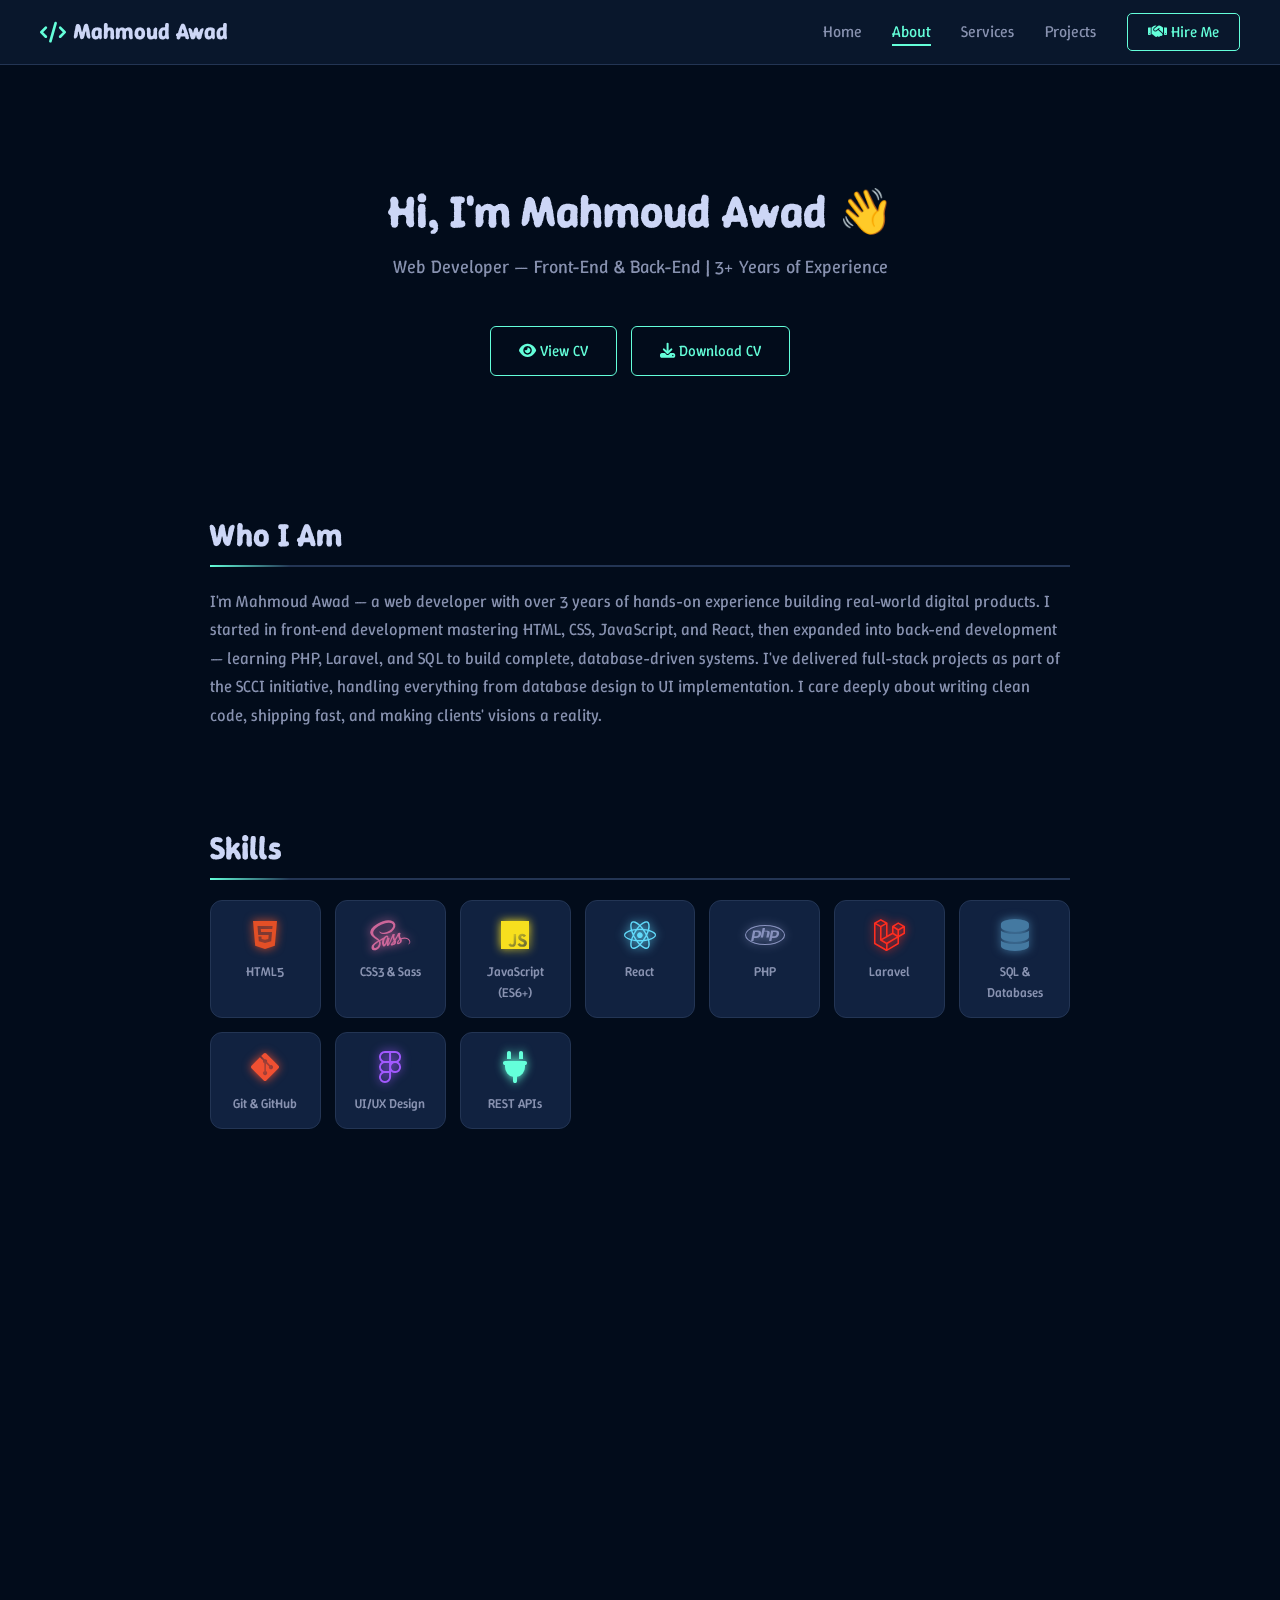
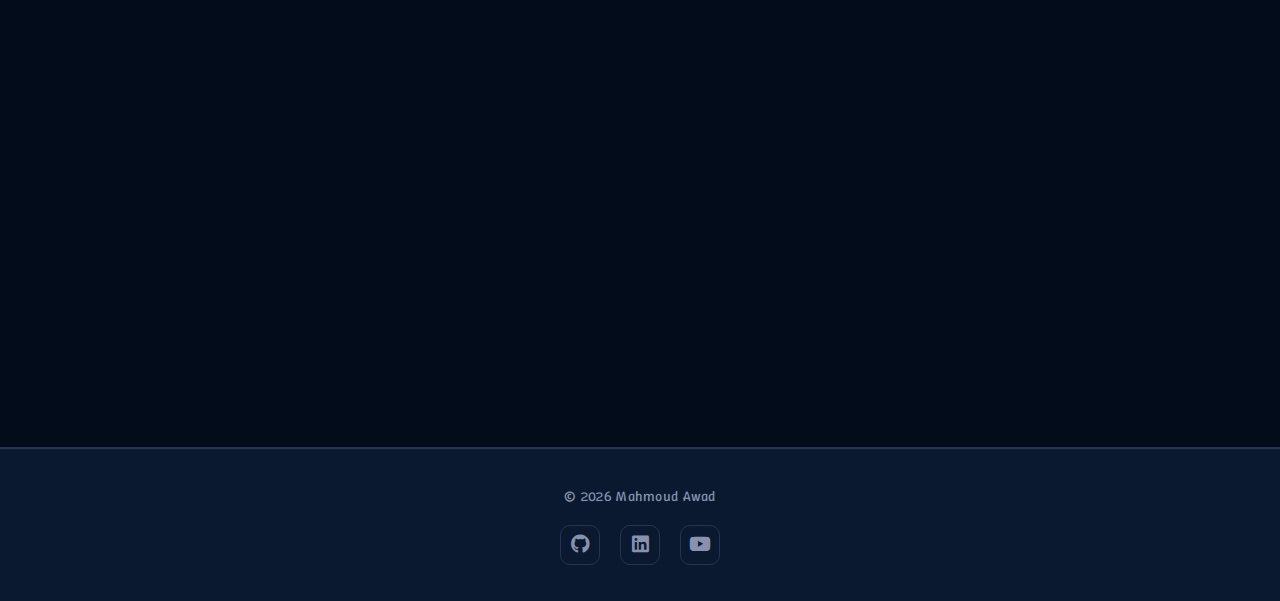
<file: pages/about.html>
<!DOCTYPE html>
<html lang="en">

<head>
  <meta charset="UTF-8">
  <meta name="viewport" content="width=device-width, initial-scale=1.0">
  <title>About | Mahmoud Awad</title>
  <!-- Meta Description -->
  <meta name="description"
    content="Learn more about Mahmoud Awad — a web developer with 3+ years of experience in front-end and back-end development, building full-stack systems with HTML, CSS, JavaScript, React, PHP, Laravel, and SQL.">
  <meta name="robots" content="index, follow">

  <!-- Open Graph Tags -->
  <meta property="og:title" content="About | Mahmoud Awad">
  <meta property="og:description"
    content="Meet Mahmoud Awad — Front-End Developer and content creator. Discover his journey, skills, and experience in web development.">
  <meta property="og:image" content="https://awadcoding.github.io/portofolio/image/about_Preview.png">
  <meta property="og:url" content="https://awadcoding.github.io/portofolio/pages/about.html">
  <meta property="og:type" content="website">

  <!-- Twitter Card -->
  <meta name="twitter:card" content="summary_large_image">
  <meta name="twitter:title" content="About | Mahmoud Awad">
  <meta name="twitter:description"
    content="Explore Mahmoud Awad's background, front-end development skills, and journey in the tech field.">
  <meta name="twitter:image" content="https://awadcoding.github.io/portofolio/image/about_Preview.png">

  <!-- Favicon -->
  <link rel="icon" href="../image/favicon.ico" type="image/x-icon">

  <!-- Google Fonts -->
  <link rel="preconnect" href="https://fonts.googleapis.com">
  <link rel="preconnect" href="https://fonts.gstatic.com" crossorigin>
  <link href="https://fonts.googleapis.com/css2?family=Winky+Rough:ital,wght@0,300..900;1,300..900&display=swap"
    rel="stylesheet">

  <!-- Font Awesome -->
  <link rel="stylesheet" href="https://cdnjs.cloudflare.com/ajax/libs/font-awesome/6.5.0/css/all.min.css"
    crossorigin="anonymous" referrerpolicy="no-referrer">

  <!-- AOS CSS -->
  <link href="https://unpkg.com/aos@2.3.1/dist/aos.css" rel="stylesheet">

  <!-- CSS -->
  <link rel="stylesheet" href="../css/base.css">
  <link rel="stylesheet" href="../css/style_about.css">
</head>

<body>
  <header class="header">
    <nav>
      <div class="logo">
        <a href="../index.html">
          <i class="fas fa-code"></i>
          <span>Mahmoud Awad</span>
        </a>
      </div>
      <ul class="nav-links">
        <li><a href="../index.html">Home</a></li>
        <li><a class="active" href="about.html">About</a></li>
        <li><a href="services.html">Services</a></li>
        <li><a href="projects.html">Projects</a></li>
        <li><a class="btn-header" href="contact.html"><i class="fas fa-handshake"></i> Hire Me</a></li>
      </ul>
      <div class="menu-toggle" id="menuToggle">
        <span></span>
        <span></span>
        <span></span>
      </div>
    </nav>
  </header>

  <main>
    <!-- Hero Section -->
    <section class="about-hero" data-aos="fade-up">
      <div class="container">
        <h1>Hi, I'm Mahmoud Awad 👋</h1>
        <p>Web Developer — Front-End & Back-End | 3+ Years of Experience</p>
        <div class="hero-btns">
          <a target="_blank" href="https://drive.google.com/file/d/1RsKEJYrou5oKu1hFHxdo4yFqOVoOsiDc/view?usp=sharing" class="btn btn-primary">
            <i class="fas fa-eye"></i> View CV
          </a>
          <a href="../assets/Mahmoud_Mohamed_CV.pdf" class="btn btn-outline" download>
            <i class="fas fa-download"></i> Download CV
          </a>
        </div>
      </div>
    </section>

    <!-- Who I Am -->
    <section class="about-intro" data-aos="fade-up">
      <h2>Who I Am</h2>
      <p>
        I'm Mahmoud Awad — a web developer with over 3 years of hands-on experience building real-world digital products.
        I started in front-end development mastering HTML, CSS, JavaScript, and React, then expanded into back-end development
        — learning PHP, Laravel, and SQL to build complete, database-driven systems.
        I've delivered full-stack projects as part of the SCCI initiative, handling everything from database design
        to UI implementation. I care deeply about writing clean code, shipping fast, and making clients' visions a reality.
      </p>
    </section>

    <!-- Skills Section -->
    <section class="skills" data-aos="fade-up">
      <h2>Skills</h2>
      <!-- Rendered by about-renderer.js from js/data/about-data.js -->
      <ul class="skills-list" id="skills-list"></ul>
    </section>

    <!-- Tools & Tech -->
    <section class="tools" data-aos="fade-up">
      <h2>Tools &amp; Technologies</h2>
      <div class="tools-icons">
        <!-- Rendered by about-renderer.js from js/data/about-data.js -->
        <ul class="tools-list" id="tools-list"></ul>
      </div>
    </section>

    <!-- Education -->
    <section class="education" data-aos="fade-up">
      <h2>Education & Certifications</h2>
      <ul>
        <li data-aos="fade-right">
          <div class="cert-card">
            <div class="cert-info">
              <span>Bachelor of Law – Helwan University (2023–2027)</span>
            </div>
          </div>
        </li>
        <li data-aos="fade-left">
          <div class="cert-card">
            <div class="cert-info">
              <span>Code Camp Web Development React.JS – Information Technology Institute (ITI) (2025)</span>
              <a href="https://drive.google.com/file/d/1tGmmFfvs9dP_QVFxiDsKR_-W9H60oYAr/view?usp=sharing"
                target="_blank" class="cert-btn">
                View Certificate
              </a>
            </div>
            <div class="cert-preview">
              <img src="../image/Certifications/ITI(React).png" alt="ITI React Certificate">
            </div>
          </div>
        </li>
        <li data-aos="fade-left">
          <div class="cert-card">
            <div class="cert-info">
              <span>Front-End Development – SCCI Student Activity (2024–2025)</span>
              <a href="https://drive.google.com/file/d/13u0r-LHKXfjCIak1aNKNt8TBBri4PngQ/view?usp=sharing"
                target="_blank" class="cert-btn">
                View Certificate
              </a>
            </div>
            <div class="cert-preview">
              <img src="../image/Certifications/Front-End Development – SCCI Student Activity.jpg"
                alt="SCCI Certificate">
            </div>
          </div>
        </li>
        <li data-aos="fade-right">
          <div class="cert-card">
            <div class="cert-info">
              <span>Web Development – Egypt FWD (Mar–Sep 2022)</span>
              <a href="https://drive.google.com/file/d/1OThMg106GRLyUYr0dMipEpSualKOD46m/view?usp=sharing"
                target="_blank" class="cert-btn">
                View Certificate
              </a>
            </div>
            <div class="cert-preview">
              <img src="../image/Certifications/Web Development – Egypt FWD.png" alt="Egypt FWD Certificate">
            </div>
          </div>
        </li>
        <li data-aos="fade-left">
          <div class="cert-card">
            <div class="cert-info">
              <span>Digital Marketing – Google, Udacity (2022–2023)</span>
              <a href="https://drive.google.com/file/d/1N98cEffvDIOSVOkmHfVWAKGijeV-0Ilr/view?usp=sharing"
                target="_blank" class="cert-btn">
                View Certificate
              </a>
            </div>
            <div class="cert-preview">
              <img src="../image/Certifications/Digital Marketing – Google, Udacity .png"
                alt="Google Digital Marketing Certificate">
            </div>
          </div>
        </li>
        <li data-aos="fade-right">
          <div class="cert-card">
            <div class="cert-info">
              <span>Business English – Nafham Platform (Apr–Aug 2023)</span>
              <a href="https://drive.google.com/file/d/1pESbp0TySO3NFRJX6JZ6tDb7YepxbYTv/view?usp=sharing"
                target="_blank" class="cert-btn">
                View Certificate
              </a>
            </div>
            <div class="cert-preview">
              <img src="../image/Certifications/Business English – Nafham Platform.jpg"
                alt="Nafham Business English Certificate">
            </div>
          </div>
        </li>
        <li data-aos="fade-left">
          <div class="cert-card">
            <div class="cert-info">
              <span>Essentials of ChatGPT – Almdrasa Platform (Apr–Aug 2023)</span>
              <a href="https://drive.google.com/file/d/1bbwN-YLEuGcMItnXFMUQxIjEL0mp8Mqx/view?usp=sharing"
                target="_blank" class="cert-btn">
                View Certificate
              </a>
            </div>
            <div class="cert-preview">
              <img src="../image/Certifications/Essentials of ChatGPT-Almdrasa.jpg" alt="ChatGPT Essentials Certificate">
            </div>
          </div>
        </li>
      </ul>
    </section>

    <!-- Experience -->
    <section class="experience" data-aos="fade-up">
      <h2>Experience</h2>
      <!-- Rendered by about-renderer.js from js/data/about-data.js -->
      <div class="experience-timeline" id="experience-timeline"></div>
    </section>

    <!-- Personal Skills -->
    <section class="personal-skills" data-aos="fade-up">
      <h2>Personal Skills</h2>
      <!-- Rendered by about-renderer.js from js/data/about-data.js -->
      <ul id="personal-skills-list"></ul>
    </section>

    <!-- Projects Summary -->
    <section class="project-summary" data-aos="fade-up">
      <h2>Highlighted Projects</h2>
      <p>
        I've built real-world projects ranging from responsive landing pages to full-stack web systems with database integration.
        Every project is delivered with clean code, attention to detail, and a focus on the end user.
      </p>
      <a href="projects.html" class="btn">View Projects</a>
    </section>

    <!-- Hobbies -->
    <section class="hobbies" data-aos="fade-up">
      <h2>Hobbies & Interests</h2>
      <p>
        When I'm not coding, I enjoy reading, exploring new tools, designing in Figma, and staying up-to-date with tech
        trends.
      </p>
      <p>I also enjoy playing strategy games like <strong>Command & Conquer: Generals – Zero Hour</strong>.</p>
    </section>

    <!-- CTA Section -->
    <section class="cta" data-aos="fade-up">
      <h2>Ready to Work Together?</h2>
      <p style="color: var(--text-muted); margin-bottom: 8px;">Whether it's a landing page, a web app, or a full system — let's talk.</p>
      <a href="contact.html" class="btn">Get in Touch</a>
    </section>
  </main>

  <footer>
    <p>&copy; <span data-year></span> Mahmoud Awad</p>
    <div class="social-icons">
      <a target="_blank" href="https://github.com/AwadCoding"><i class="fab fa-github"></i></a>
      <a target="_blank" href="https://www.linkedin.com/in/mahmoudawad11/"><i class="fab fa-linkedin"></i></a>
      <a target="_blank" href="https://www.youtube.com/@awadcoding"><i class="fab fa-youtube"></i></a>
    </div>
  </footer>

  <!-- Back to Top Button -->
  <button id="backToTopBtn" title="Back to Top">
    <i class="fas fa-arrow-up"></i>
  </button>

  <!-- Scripts -->
  <script src="https://unpkg.com/aos@2.3.1/dist/aos.js"></script>
  <!-- Data source: edit content here -->
  <script src="../js/data/about-data.js"></script>
  <!-- Renderer: reads data and builds the HTML -->
  <script src="../js/about-renderer.js"></script>
  <script src="../js/shared.js"></script>
</body>

</html>
</file>
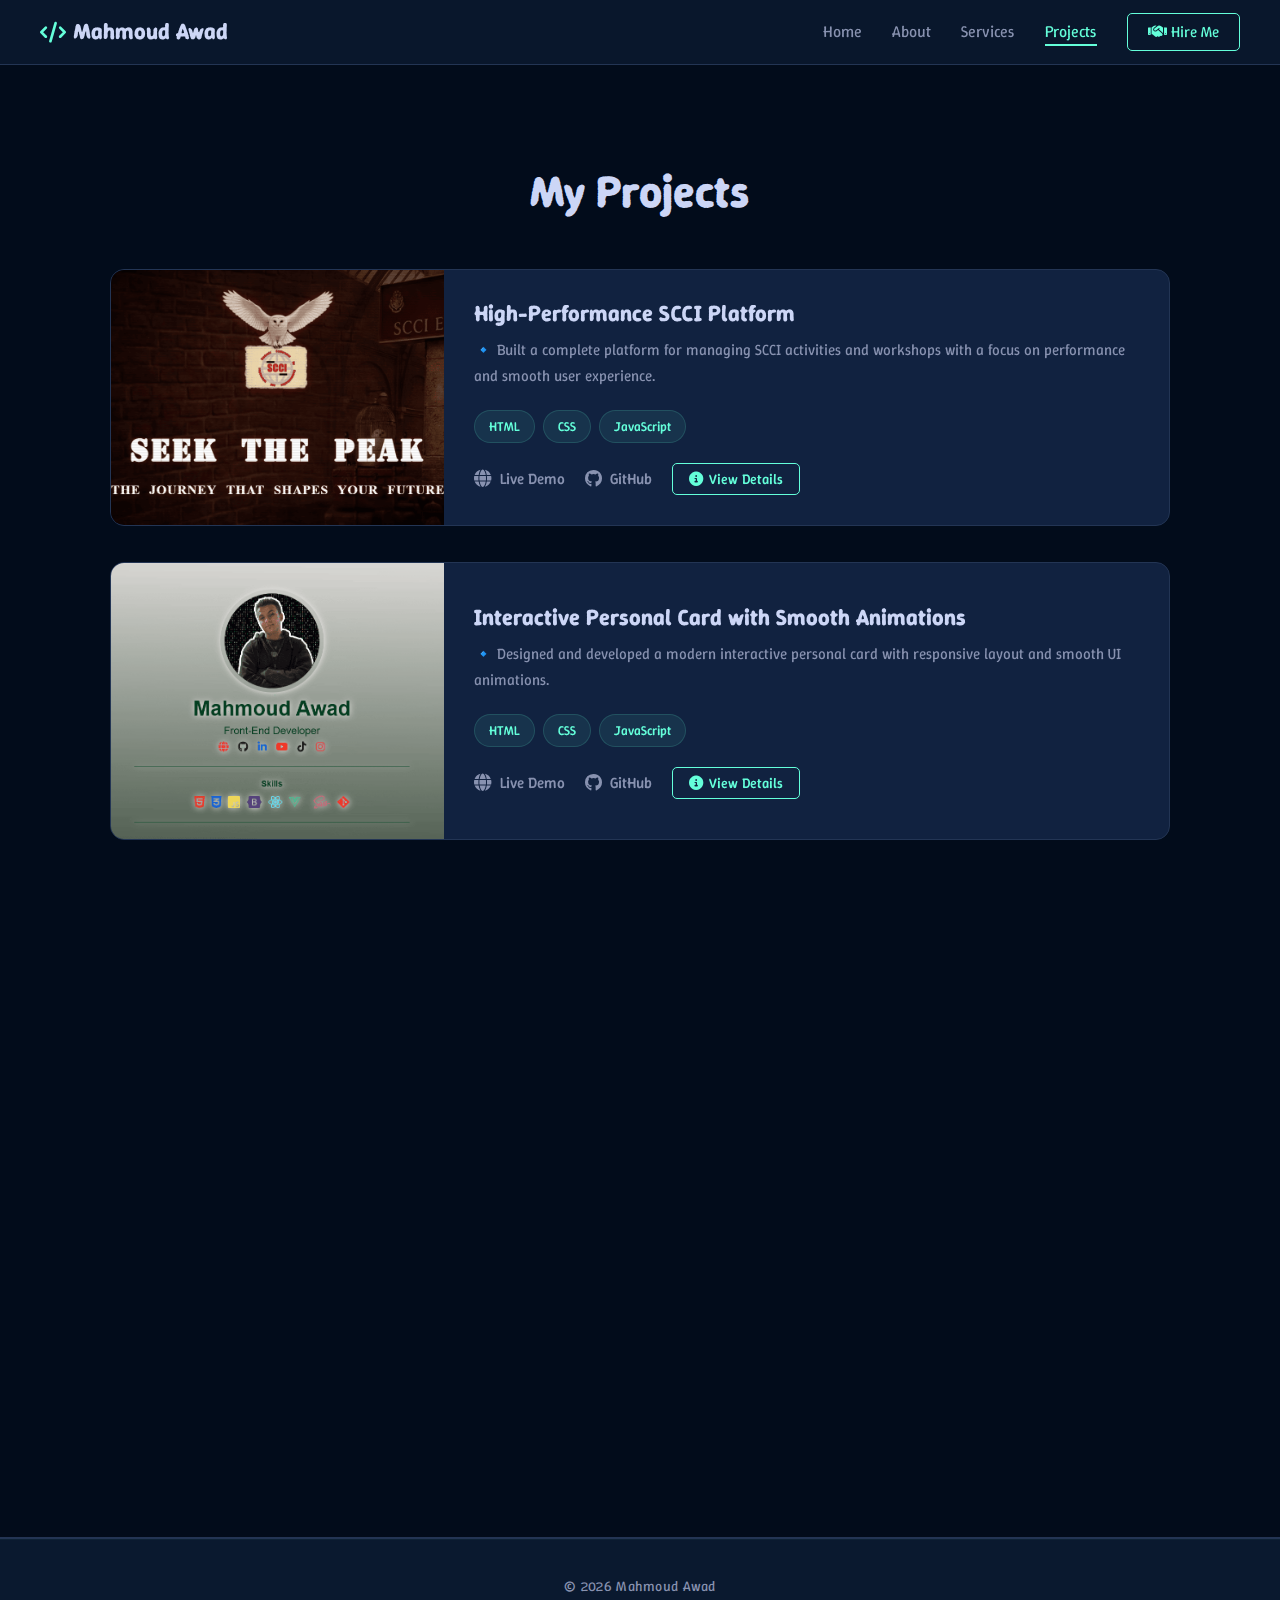
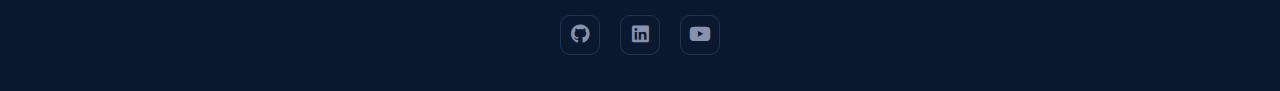
<file: pages/projects.html>
<!DOCTYPE html>
<html lang="en">

<head>
  <meta charset="UTF-8">
  <meta name="viewport" content="width=device-width, initial-scale=1.0">
  <title>Projects | Mahmoud Awad</title>
  <!-- Meta Description -->
  <meta name="description"
    content="Explore Mahmoud Awad's front-end projects including landing pages, multi-page websites, and real-world applications. Built with HTML, CSS, and JavaScript.">
  <meta name="robots" content="index, follow">

  <!-- Open Graph Tags -->
  <meta property="og:title" content="Projects | Mahmoud Awad">
  <meta property="og:description"
    content="Discover a showcase of Mahmoud Awad's web development projects — from smart care solutions to rental services and business landing pages.">
  <meta property="og:image" content="https://awadcoding.github.io/portofolio/image/portfolio_preview.png">
  <meta property="og:url" content="https://awadcoding.github.io/portofolio/pages/projects.html">
  <meta property="og:type" content="website">

  <!-- Twitter Card -->
  <meta name="twitter:card" content="summary_large_image">
  <meta name="twitter:title" content="Projects | Mahmoud Awad">
  <meta name="twitter:description"
    content="Check out Mahmoud Awad's portfolio — web development projects made using HTML, CSS, JavaScript and more.">
  <meta name="twitter:image" content="https://awadcoding.github.io/portofolio/image/portfolio_preview.png">

  <!-- Favicon -->
  <link rel="icon" href="../image/favicon.ico" type="image/x-icon">

  <!-- Google Fonts -->
  <link rel="preconnect" href="https://fonts.googleapis.com">
  <link rel="preconnect" href="https://fonts.gstatic.com" crossorigin>
  <link href="https://fonts.googleapis.com/css2?family=Winky+Rough:ital,wght@0,300..900;1,300..900&display=swap"
    rel="stylesheet">

  <!-- Font Awesome -->
  <link rel="stylesheet" href="https://cdnjs.cloudflare.com/ajax/libs/font-awesome/6.5.0/css/all.min.css"
    crossorigin="anonymous" referrerpolicy="no-referrer">

  <!-- AOS CSS -->
  <link href="https://unpkg.com/aos@2.3.1/dist/aos.css" rel="stylesheet">

  <!-- CSS -->
  <link rel="stylesheet" href="../css/base.css">
  <link rel="stylesheet" href="../css/style_projects.css">
</head>

<body>
  <header class="header">
    <nav>
      <div class="logo">
        <a href="../index.html">
          <i class="fas fa-code"></i>
          <span>Mahmoud Awad</span>
        </a>
      </div>
      <ul class="nav-links">
        <li><a href="../index.html">Home</a></li>
        <li><a href="about.html">About</a></li>
        <li><a href="services.html">Services</a></li>
        <li><a class="active" href="projects.html">Projects</a></li>
        <li><a class="btn-header" href="contact.html"><i class="fas fa-handshake"></i> Hire Me</a></li>
      </ul>
      <div class="menu-toggle" id="menuToggle">
        <span></span>
        <span></span>
        <span></span>
      </div>
    </nav>
  </header>

  <main>
    <section id="projects-full">
      <h2 class="section-title">My Projects</h2>

    </section>
  </main>

  <footer>
    <p>&copy; <span data-year></span> Mahmoud Awad</p>
    <div class="social-icons">
      <a target="_blank" href="https://github.com/AwadCoding"><i class="fab fa-github"></i></a>
      <a target="_blank" href="https://www.linkedin.com/in/mahmoudawad11/"><i class="fab fa-linkedin"></i></a>
      <a target="_blank" href="https://www.youtube.com/@awadcoding"><i class="fab fa-youtube"></i></a>
    </div>
  </footer>

  <!-- Back to Top Button -->
  <button id="backToTopBtn" title="Back to Top">
    <i class="fas fa-arrow-up"></i>
  </button>

  <!-- Scripts -->
  <script src="https://unpkg.com/aos@2.3.1/dist/aos.js"></script>
  <script src="../js/shared.js"></script>
  <script src="../js/projects-data.js"></script>
  <script src="../js/projects.js"></script>
</body>

</html>
</file>
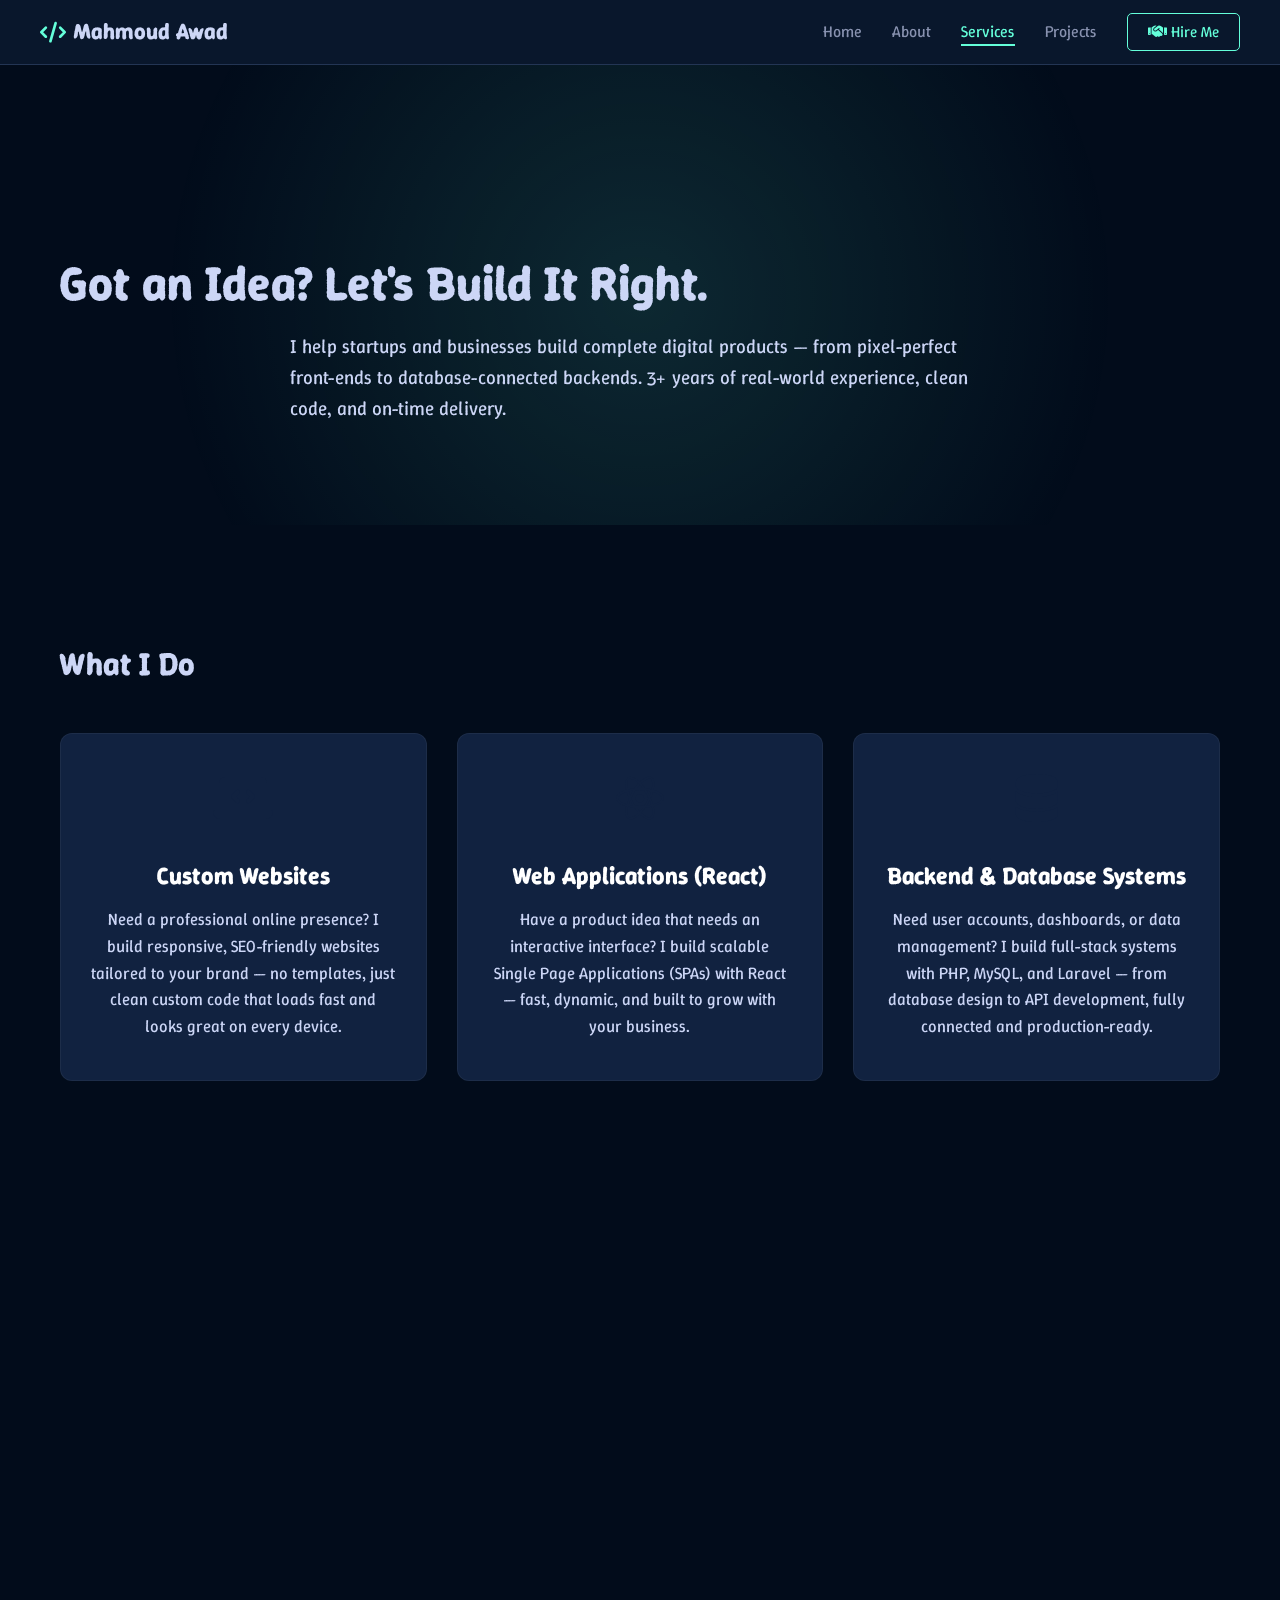
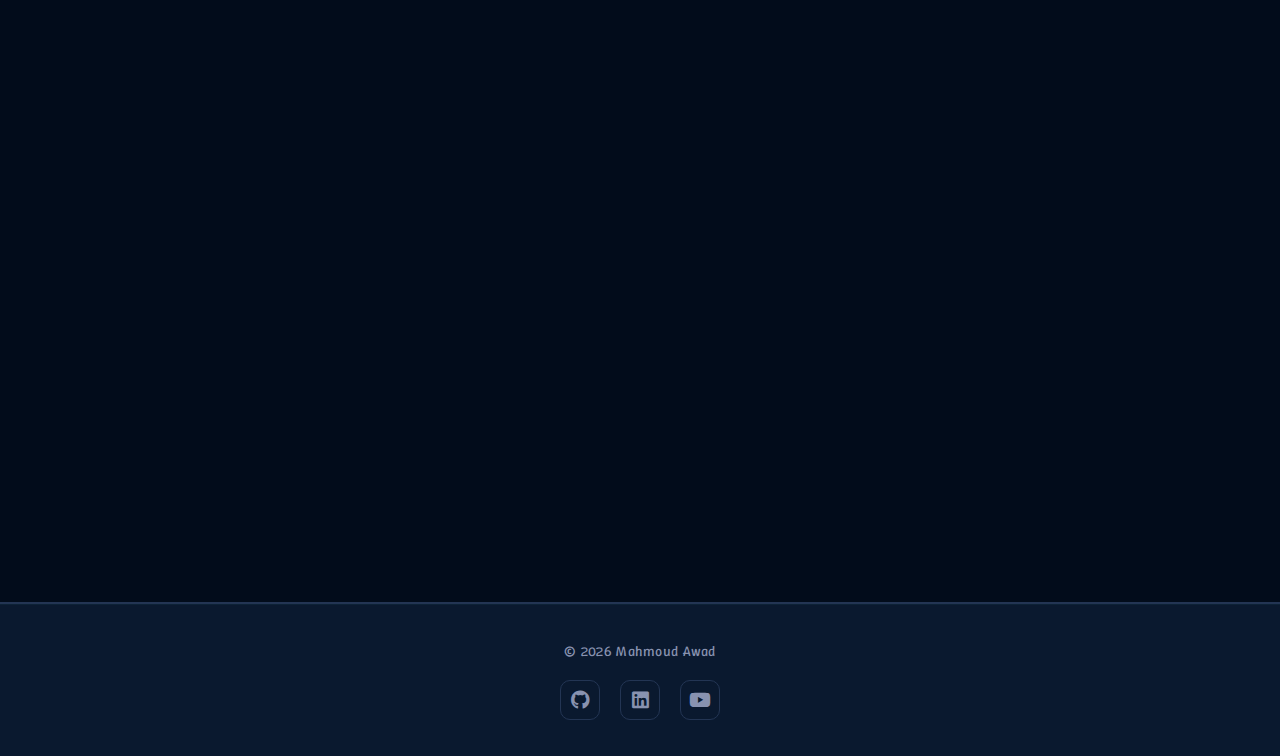
<file: pages/services.html>
<!DOCTYPE html>
<html lang="en">

<head>
  <meta charset="UTF-8">
  <meta name="viewport" content="width=device-width, initial-scale=1.0">
  <title>Services | Mahmoud Awad — Frontend Developer</title>
  <meta name="description" content="Hire Mahmoud Awad — a full-stack web developer with 3+ years of experience building custom websites, React apps, Laravel backends, and database-driven systems. Get a free project estimate.">
  
  <!-- Favicon -->
  <link rel="icon" href="../image/favicon.ico" type="image/x-icon">
  <!-- Font Awesome -->
  <link rel="stylesheet" href="https://cdnjs.cloudflare.com/ajax/libs/font-awesome/6.6.0/css/all.min.css" />
  
   <!-- Google Fonts -->
  <link rel="preconnect" href="https://fonts.googleapis.com">
  <link rel="preconnect" href="https://fonts.gstatic.com" crossorigin>
  <link href="https://fonts.googleapis.com/css2?family=Winky+Rough:ital,wght@0,300..900;1,300..900&display=swap"
    rel="stylesheet">
  <!-- AOS Animation CSS -->
  <link href="https://unpkg.com/aos@2.3.1/dist/aos.css" rel="stylesheet">
  
  <!-- Custom CSS -->
  <link rel="stylesheet" href="../css/base.css">
  <link rel="stylesheet" href="../css/style.css">
  <link rel="stylesheet" href="../css/style_services.css">
</head>

<body>
  <header class="header">
    <nav>
      <div class="logo">
        <a href="../index.html">
          <i class="fas fa-code"></i>
          <span>Mahmoud Awad</span>
        </a>
      </div>
      <ul class="nav-links">
        <li><a href="../index.html">Home</a></li>
        <li><a href="about.html">About</a></li>
        <li><a class="active" href="services.html">Services</a></li>
        <li><a href="projects.html">Projects</a></li>
        <li><a class="btn-header" href="contact.html"><i class="fas fa-handshake"></i> Hire Me</a></li>
      </ul>
      <div class="menu-toggle" id="menuToggle">
        <span></span>
        <span></span>
        <span></span>
      </div>
    </nav>
  </header>

  <main>
    <!-- Hero Section -->
    <section class="services-hero" data-aos="fade-up">
      <div class="container text-center">
        <h1 class="hero-title">Got an Idea? <span class="highlight">Let's Build It Right.</span></h1>
        <p class="hero-subtitle">
          I help startups and businesses build complete digital products — from pixel-perfect front-ends to database-connected backends.
          3+ years of real-world experience, clean code, and on-time delivery.
        </p>
      </div>
    </section>

    <!-- Services Section -->
    <section class="services-offerings" data-aos="fade-up">
      <div class="container">
        <h2 class="section-title">What I Do</h2>
        <!-- Rendered by services-renderer.js from js/data/services-data.js -->
        <div class="offerings-grid" id="offerings-grid"></div>
      </div>
    </section>

    <!-- The Process Section -->
    <section class="services-process" data-aos="fade-up">
      <div class="container">
        <h2 class="section-title">My Process</h2>
        <!-- Rendered by services-renderer.js from js/data/services-data.js -->
        <div class="process-timeline" id="process-timeline"></div>
      </div>
    </section>

    <!-- Testimonials Section -->
    <section class="services-testimonials" data-aos="fade-up">
      <div class="container">
        <h2 class="section-title">Client &amp; Mentor Feedback</h2>
        <!-- Rendered by services-renderer.js from js/data/services-data.js -->
        <div id="testimonials-container"></div>
      </div>
    </section>

    <!-- FAQ Section -->
    <section class="services-faq" data-aos="fade-up">
      <div class="container">
        <h2 class="section-title">Frequently Asked Questions</h2>
        <!-- Rendered by services-renderer.js from js/data/services-data.js -->
        <div class="faq-container" id="faq-container"></div>
      </div>
    </section>

    <!-- Project Estimator Section -->
    <section class="services-estimator" id="estimator" data-aos="fade-up">
      <div class="container">
        <h2 class="section-title">Project Estimator</h2>
        <p class="text-center estimator-subtitle">Calculate a rough estimate for your project instantly.</p>
        
        <div class="estimator-container">
          <!-- Options: Rendered by services-renderer.js from js/data/services-data.js -->
          <div class="estimator-options" id="estimator-options"></div>

          <!-- Result (static — always visible) -->
          <div class="estimator-result">
            <div class="result-box">
              <h3>Estimated Price</h3>
              <div class="price-display">
                <span class="currency">$</span>
                <span id="final-price">100</span>
                <span class="plus">+</span>
              </div>
              <p class="disclaimer">*This is a rough estimate. Final pricing may vary based on exact requirements.</p>
              <a href="contact.html" class="btn btn-block">Let's Discuss Details</a>
            </div>
            
            <!-- Hourly Rate Banner -->
            <div class="hourly-box" data-aos="fade-up" data-aos-delay="200">
              <div class="hourly-icon">
                <i class="fas fa-stopwatch"></i>
              </div>
              <div class="hourly-info">
                <h4>Not sure what you need?</h4>
                <p>Hire me by the hour for ongoing support or flexible projects.</p>
                <span class="hourly-price">Starting at $25 / hr</span>
              </div>
            </div>
          </div>
        </div>

      </div>
    </section>

  </main>

  <footer>
    <p>&copy; <span data-year></span> Mahmoud Awad</p>
    <div class="social-icons">
      <a target="_blank" href="https://github.com/AwadCoding"><i class="fab fa-github"></i></a>
      <a target="_blank" href="https://www.linkedin.com/in/mahmoudawad11/"><i class="fab fa-linkedin"></i></a>
      <a target="_blank" href="https://www.youtube.com/@awadcoding"><i class="fab fa-youtube"></i></a>
    </div>
  </footer>

  <!-- Back to Top Button -->
  <button id="backToTopBtn" title="Back to Top">
    <i class="fas fa-arrow-up"></i>
  </button>

  <!-- Scripts: data → renderer (render + interactivity) → shared -->
  <script src="https://unpkg.com/aos@2.3.1/dist/aos.js"></script>
  <!-- Data source: edit content here -->
  <script src="../js/data/services-data.js"></script>
  <!-- Renderer + estimator + FAQ logic -->
  <script src="../js/services-renderer.js"></script>
  <script src="../js/shared.js"></script>
</body>

</html>
</file>
<file: css/base.css>
/* =============================================
   BASE.CSS — Shared Design System
   Palette: Midnight Blue + Electric Cyan
   ============================================= */

:root {
    /* ── Color Palette ── */
    --primary-color: #0A192F;
    --secondary-color: #64FFDA;
    --text-color: #CCD6F6;
    --text-muted: #8892B0;
    --background-color: #020C1B;
    --accent-color: #112240;        /* card / panel background */
    --card-bg: #112240;             /* alias — used in services, projects */
    --border: #233554;
    --header-bg: rgba(10, 25, 47, 0.88);
    --secondary-hover: rgba(100, 255, 218, 0.1);
    /* @frontend-design: transparent accent for glows & overlays */
    --accent-color-transparent: rgba(100, 255, 218, 0.12);
    --glow-soft: 0 0 24px rgba(100, 255, 218, 0.08);
    --glow-med:  0 0 32px rgba(100, 255, 218, 0.16);

    /* ── Typography ── */
    --font-family: "Winky Rough", sans-serif;
    --font-size-h1: 2.8rem;
    --font-size-h2: 2rem;
    --font-size-h3: 1.5rem;
    --font-size-p: 1.05rem;

    /* ── Spacing ── */
    --padding: 20px;
    --margin: 20px;

    /* ── Transitions ── */
    --transition-fast: 0.25s ease;
    --transition-med: 0.4s ease;
    --transition-spring: 0.4s cubic-bezier(0.34, 1.56, 0.64, 1);
}

/* ── Reset ── */
*,
*::before,
*::after {
    box-sizing: border-box;
    margin: 0;
    padding: 0;
}

body,
html {
    scroll-behavior: smooth;
    width: 100%;
    font-family: var(--font-family);
    background-color: var(--background-color);
    color: var(--text-color);
    overflow-x: hidden;
    margin: 0;
    padding: 0;
    line-height: 1.6;
}

/* ══════════════════════════════════════════════
   Page Transitions
   ══════════════════════════════════════════════ */

/* ── CSS View Transitions API (Chrome 126+) ── */
@view-transition {
    navigation: auto;
}

/* ── Shared keyframes ── */
@keyframes page-blur-in {
    from {
        opacity: 0;
        filter: blur(10px);
    }
    to {
        opacity: 1;
        filter: blur(0);
    }
}

@keyframes page-blur-out {
    to {
        opacity: 0;
        filter: blur(10px);
    }
}

/* Chrome 126+: view transition hooks */
::view-transition-new(root) {
    animation: page-blur-in 0.45s cubic-bezier(0.22, 1, 0.36, 1) both;
}

::view-transition-old(root) {
    animation: page-blur-out 0.35s cubic-bezier(0.4, 0, 1, 1) both;
}

/* ── JS class-based fallback (all browsers) ── */
.page-entering {
    animation: page-blur-in 0.5s cubic-bezier(0.22, 1, 0.36, 1) both;
}

.page-leaving {
    animation: page-blur-out 0.38s cubic-bezier(0.4, 0, 1, 1) both;
    pointer-events: none;
}

/* ── Scrollbar ── */
body::-webkit-scrollbar {
    width: 8px;
}

body::-webkit-scrollbar-track {
    background: var(--primary-color);
}

body::-webkit-scrollbar-thumb {
    background-color: var(--secondary-color);
    border-radius: 10px;
    border: 2px solid var(--primary-color);
}

::selection {
    background-color: var(--secondary-color);
    color: var(--primary-color);
}

/* ── Base Elements ── */
ul {
    list-style: none;
    padding: 0;
    margin: 0;
}

a {
    color: var(--secondary-color);
    text-decoration: none;
    transition: color var(--transition-fast);
}

a:hover {
    color: #a8fff0;
}

h1,
h2,
h3 {
    margin: var(--margin) 0;
    line-height: 1.2;
}

h1 {
    font-size: var(--font-size-h1);
}

h2 {
    font-size: var(--font-size-h2);
}

h3 {
    font-size: var(--font-size-h3);
}

p {
    font-size: var(--font-size-p);
    line-height: 1.7;
}

img {
    max-width: 100%;
    height: auto;
}

/* ── AOS Override ── */
[data-aos] {
    transition-timing-function: ease-in-out;
}

/* ══════════════════════════════════════════════
   Section Headers
   ══════════════════════════════════════════════ */
.head-section {
    text-align: center;
    margin: 0 20px 20px;
    font-size: clamp(2rem, 5vw, 3.5rem);
    color: var(--text-color);
    font-weight: 700;
}

.head-section_p {
    text-align: center;
    margin-top: 20px;
    color: var(--secondary-color);
    font-weight: 600;
    font-size: 1rem;
    letter-spacing: 2px;
    text-transform: uppercase;
}

/* ══════════════════════════════════════════════
   Buttons
   ══════════════════════════════════════════════ */
.btn {
    display: inline-block;
    width: fit-content;
    padding: 12px 28px;
    margin: 20px 0;
    background-color: transparent;
    color: var(--secondary-color);
    border: 1.5px solid var(--secondary-color);
    border-radius: 6px;
    font-family: var(--font-family);
    font-size: 0.95rem;
    cursor: pointer;
    /* @frontend-design: spring bounce for tactile feel */
    transition: transform var(--transition-spring), background-color var(--transition-fast),
                box-shadow var(--transition-fast), color var(--transition-fast);
    text-decoration: none;
    position: relative;
    overflow: hidden;
}

/* Shimmer sweep on hover — memorable micro-interaction */
.btn::after {
    content: "";
    position: absolute;
    inset: 0;
    background: linear-gradient(105deg, transparent 40%, rgba(100, 255, 218, 0.08) 50%, transparent 60%);
    transform: translateX(-100%);
    transition: transform 0.5s ease;
}

.btn:hover::after {
    transform: translateX(100%);
}

.btn:hover {
    background-color: var(--secondary-hover);
    color: var(--secondary-color);
    transform: translateY(-3px);
    box-shadow: 0 6px 20px rgba(100, 255, 218, 0.18);
}

/* Accessibility: keyboard focus ring */
.btn:focus-visible {
    outline: 2px solid var(--secondary-color);
    outline-offset: 3px;
}

.btn_link {
    color: var(--text-color);
    transition: color var(--transition-fast);
}

.btn_link:hover {
    color: var(--secondary-color);
}

/* ══════════════════════════════════════════════
   Header & Navigation
   ══════════════════════════════════════════════ */
.header {
    position: sticky;
    top: 0;
    z-index: 100;
    background-color: var(--header-bg);
    backdrop-filter: blur(12px);
    -webkit-backdrop-filter: blur(12px);
    padding: 14px 30px;
    border-bottom: 1px solid var(--border);
    transition: background-color var(--transition-med);
}

.header nav {
    display: flex;
    justify-content: space-between;
    align-items: center;
    max-width: 1200px;
    margin: 0 auto;
}

.header .logo {
    font-size: 1.4rem;
    font-weight: bold;
}

.header .logo a {
    color: var(--text-color);
    text-decoration: none;
    display: flex;
    align-items: center;
    gap: 8px;
    transition: color var(--transition-fast);
}

.header .logo a:hover {
    color: var(--secondary-color);
}

.header .logo i {
    color: var(--secondary-color);
    font-size: 1.3rem;
}

.header nav ul {
    display: flex;
    gap: 30px;
    align-items: center;
}

.header nav ul li a:not(.btn-header) {
    color: var(--text-muted);
    font-size: 1rem;
    text-decoration: none;
    transition: color var(--transition-fast);
    position: relative;
}

.header nav ul li a:not(.btn-header)::after {
    content: '';
    position: absolute;
    bottom: -4px;
    left: 0;
    width: 0;
    height: 2px;
    background: var(--secondary-color);
    transition: width var(--transition-fast);
}

.header nav ul li a:not(.btn-header):hover::after,
.header nav ul li a.active::after {
    width: 100%;
}

.header nav ul li a:hover:not(.btn-header) {
    color: var(--secondary-color);
}

.header nav ul li a.active {
    color: var(--secondary-color);
}

.btn-header {
    background-color: transparent;
    border: 1.5px solid var(--secondary-color);
    color: var(--secondary-color);
    padding: 8px 20px;
    border-radius: 5px;
    font-size: 0.95rem;
    transition: all var(--transition-med);
}

.btn-header:hover {
    background-color: var(--secondary-hover);
    color: var(--secondary-color);
    box-shadow: 0 2px 10px rgba(100, 255, 218, 0.12);
}

/* ── Mobile Menu Toggle (Animated Hamburger) ── */
.menu-toggle {
    display: none;
    cursor: pointer;
    width: 28px;
    height: 20px;
    position: relative;
    z-index: 1001;
    -webkit-tap-highlight-color: transparent;
}

.menu-toggle span {
    display: block;
    width: 100%;
    height: 2.5px;
    background-color: var(--text-color);
    border-radius: 4px;
    position: absolute;
    left: 0;
    transition: all 0.35s cubic-bezier(0.68, -0.6, 0.32, 1.6);
    transform-origin: center;
}

.menu-toggle span:nth-child(1) {
    top: 0;
}

.menu-toggle span:nth-child(2) {
    top: 50%;
    transform: translateY(-50%);
}

.menu-toggle span:nth-child(3) {
    bottom: 0;
}

/* Active state → X shape */
.menu-toggle.active span:nth-child(1) {
    top: 50%;
    transform: translateY(-50%) rotate(45deg);
    background-color: var(--secondary-color);
}

.menu-toggle.active span:nth-child(2) {
    opacity: 0;
    transform: translateX(-20px);
}

.menu-toggle.active span:nth-child(3) {
    bottom: 50%;
    transform: translateY(50%) rotate(-45deg);
    background-color: var(--secondary-color);
}

/* ── Mobile Menu Overlay ── */
.header nav ul.active {
    display: flex;
    flex-direction: column;
    align-items: center;
    justify-content: center;
    gap: 0;
    padding: 40px 20px;
    position: fixed;
    top: 0;
    left: 0;
    width: 100vw;
    height: 100vh;
    background-color: rgba(2, 12, 27, 0.96);
    backdrop-filter: blur(14px);
    -webkit-backdrop-filter: blur(14px);
    z-index: 1000;
}

.header nav ul.active li {
    width: 80%;
    max-width: 400px;
    text-align: center;
    opacity: 0;
    transform: translateY(25px);
    animation: menuFadeIn 0.45s forwards;
}

/* Staggered delays — each link appears after the previous one */
.header nav ul.active li:nth-child(1) { animation-delay: 0.08s; }
.header nav ul.active li:nth-child(2) { animation-delay: 0.16s; }
.header nav ul.active li:nth-child(3) { animation-delay: 0.24s; }
.header nav ul.active li:nth-child(4) { animation-delay: 0.32s; }
.header nav ul.active li:nth-child(5) { animation-delay: 0.40s; }
.header nav ul.active li:nth-child(6) { animation-delay: 0.48s; }

@keyframes menuFadeIn {
    0% {
        opacity: 0;
        transform: translateY(25px);
    }
    100% {
        opacity: 1;
        transform: translateY(0);
    }
}

.header nav ul.active li a {
    display: block;
    width: 100%;
    padding: 16px 0;
    font-size: 1.4rem;
    border-radius: 8px;
    transition: all var(--transition-fast);
    color: var(--text-muted);
}

.header nav ul.active li a:not(.btn-header)::after {
    display: none;
}

.header nav ul.active li a:hover:not(.btn-header) {
    background-color: rgba(100, 255, 218, 0.06);
    color: var(--secondary-color);
    transform: scale(1.02);
}

.header nav ul.active li a.active {
    color: var(--secondary-color);
}

@media (max-width: 768px) {
    .header {
        padding: 14px 20px;
    }

    .header nav ul {
        display: none;
    }

    .header nav ul li {
        display: flex;
        flex-direction: column;
        align-items: center;
    }

    .menu-toggle {
        display: flex;
        align-items: center;
        justify-content: center;
    }

    .menu-toggle.active {
        position: fixed;
        top: 18px;
        right: 20px;
    }

    .header nav ul li a.active {
        color: var(--secondary-color);
        background-color: var(--accent-color);
    }
}

/* ══════════════════════════════════════════════
   Container
   ══════════════════════════════════════════════ */
.container {
    max-width: 1200px;
    margin: 0 auto;
    padding: var(--padding);
}

/* ══════════════════════════════════════════════
   Footer
   ══════════════════════════════════════════════ */
footer {
    background-color: var(--primary-color);
    color: var(--text-muted);
    text-align: center;
    padding: 36px 20px;
    border-top: 1px solid var(--border);
    /* @frontend-design: subtle top glow — visual closure for the page */
    box-shadow: 0 -1px 0 var(--border), inset 0 1px 0 rgba(100, 255, 218, 0.04);
}

footer p {
    margin: 0;
    font-size: 0.88rem;
    letter-spacing: 0.02em;
}

footer .social-icons {
    display: flex;
    justify-content: center;
    gap: 20px;
    margin-top: 16px;
}

footer .social-icons a {
    display: flex;
    align-items: center;
    justify-content: center;
    width: 40px;
    height: 40px;
    border-radius: 10px;
    border: 1px solid var(--border);
    color: var(--text-muted);
    font-size: 1.2rem;
    transition: all var(--transition-spring);
}

footer .social-icons a:hover {
    color: var(--secondary-color);
    border-color: var(--secondary-color);
    transform: translateY(-4px);
    box-shadow: var(--glow-soft);
}

/* ══════════════════════════════════════════════
   Back to Top Button
   ══════════════════════════════════════════════ */
#backToTopBtn {
    position: fixed;
    bottom: 30px;
    right: 30px;
    background-color: var(--accent-color);
    color: var(--secondary-color);
    border: 1.5px solid var(--secondary-color);
    width: 46px;
    height: 46px;
    border-radius: 50%;
    font-size: 1.05rem;
    cursor: pointer;
    display: none;
    z-index: 999;
    box-shadow: var(--glow-soft);
    transition: all var(--transition-spring);
    /* @frontend-design: centered icon */
    align-items: center;
    justify-content: center;
}

#backToTopBtn:hover {
    background-color: var(--secondary-hover);
    transform: translateY(-4px) scale(1.08);
    box-shadow: var(--glow-med);
}
</file>
<file: css/style_about.css>
/* =============================================
   ABOUT PAGE — Specific Styles
   Requires: base.css (loaded first in HTML)
   ============================================= */

/* ══════════════════════════════════════════════
   About Hero
   ══════════════════════════════════════════════ */
.about-hero {
    text-align: center;
    padding: 80px 20px 40px;
}

.about-hero h1 {
    font-size: clamp(2rem, 5vw, var(--font-size-h1));
    color: var(--text-color);
    margin-bottom: 12px;
}

.about-hero h1 span {
    color: var(--secondary-color);
}

.about-hero p {
    font-size: 1.15rem;
    color: var(--text-muted);
    max-width: 600px;
    margin: 0 auto 24px;
}

/* ── CV Buttons ── */
.hero-btns {
    display: flex;
    justify-content: center;
    align-items: center;
    gap: 14px;
    flex-wrap: wrap;
}

.btn-outline {
    background: transparent;
    color: var(--secondary-color);
    border: 1px solid var(--secondary-color);
}

.btn-outline:hover {
    background: var(--secondary-color);
    color: var(--primary-color);
}

/* ══════════════════════════════════════════════
   Shared Section Styles
   ══════════════════════════════════════════════ */
.about-intro,
.about-strengths,
.skills,
.tools,
.education,
.project-summary,
.hobbies,
.cta,
.personal-skills,
.experience {
    padding: 40px 20px;
    max-width: 900px;
    margin: 0 auto;
}

.about-intro h2,
.about-strengths h2,
.skills h2,
.tools h2,
.education h2,
.project-summary h2,
.hobbies h2,
.cta h2,
.personal-skills h2,
.experience h2 {
    font-size: var(--font-size-h2);
    color: var(--text-color);
    margin-bottom: 20px;
    padding-bottom: 10px;
    border-bottom: 2px solid var(--border);
    position: relative;
}

.about-intro h2::after,
.about-strengths h2::after,
.skills h2::after,
.tools h2::after,
.education h2::after,
.project-summary h2::after,
.hobbies h2::after,
.personal-skills h2::after,
.experience h2::after {
    content: '';
    position: absolute;
    bottom: -2px;
    left: 0;
    /* @frontend-design: gradient line = more visual interest than flat color */
    width: 80px;
    height: 2px;
    background: linear-gradient(90deg, var(--secondary-color), transparent);
}

.about-intro p,
.education p,
.project-summary p,
.hobbies p,
.personal-skills p {
    color: var(--text-muted);
    line-height: 1.7;
}

/* ══════════════════════════════════════════════
   Skills Grid
   ══════════════════════════════════════════════ */
.skills-list {
    display: grid;
    grid-template-columns: repeat(auto-fit, minmax(110px, 1fr));
    gap: 14px;
    margin-top: 20px;
    list-style: none;
    padding: 0;
}

.skills-list li {
    background-color: var(--accent-color);
    padding: 18px 12px 14px;
    border-radius: 12px;
    text-align: center;
    color: var(--text-color);
    border: 1px solid var(--border);
    transition: all var(--transition-fast);
    display: flex;
    flex-direction: column;
    align-items: center;
    gap: 10px;
    cursor: default;
}

.skills-list li i {
    font-size: 2rem;
    line-height: 1;
    transition: filter var(--transition-fast), transform var(--transition-fast);
    filter: drop-shadow(0 0 5px currentColor);
}

.skills-list li span {
    font-size: 0.82rem;
    font-weight: 500;
    color: var(--text-muted);
    transition: color var(--transition-fast);
}

.skills-list li:hover {
    border-color: var(--secondary-color);
    transform: translateY(-5px) scale(1.05);
    box-shadow: 0 8px 24px rgba(100, 255, 218, 0.12);
}

.skills-list li:hover i {
    filter: drop-shadow(0 0 10px currentColor);
    transform: scale(1.15);
}

.skills-list li:hover span {
    color: var(--text-color);
}

/* ══════════════════════════════════════════════
   Tools & Technologies
   ══════════════════════════════════════════════ */
.tools-list {
    display: flex;
    flex-wrap: wrap;
    justify-content: flex-start;
    gap: 16px;
    margin-top: 20px;
}

.tools-list li {
    display: flex;
    align-items: center;
    gap: 8px;
    color: var(--text-muted);
    background: var(--accent-color);
    padding: 10px 18px;
    border-radius: 8px;
    border: 1px solid var(--border);
    transition: all var(--transition-fast);
    font-size: 0.95rem;
}

.tools-list li:hover {
    border-color: var(--secondary-color);
    color: var(--secondary-color);
}

.tools-list li i {
    color: var(--secondary-color);
    font-size: 1.1rem;
}

/* ══════════════════════════════════════════════
   Education & Certifications
   ══════════════════════════════════════════════ */
.education ul,
.personal-skills ul {
    list-style: none;
    padding: 0;
}

.education ul li,
.personal-skills ul li {
    margin-bottom: 14px;
    padding-left: 28px;
    position: relative;
    color: var(--text-muted);
    line-height: 1.6;
}

.education ul li::before {
    content: "🎓";
    position: absolute;
    left: 0;
}

.personal-skills ul li::before {
    content: "✅";
    position: absolute;
    left: 0;
}

/* ── Certificate Cards ── */
.cert-card {
    position: relative;
    overflow: hidden;
    display: flex;
    align-items: center;
    justify-content: space-between;
    background: var(--accent-color);
    border: 1px solid var(--border);
    border-radius: 12px;
    padding: 18px;
    gap: 18px;
    transition: all var(--transition-med);
}

.cert-card:hover {
    transform: translateY(-4px);
    border-color: rgba(100, 255, 218, 0.3);
    box-shadow: 0 6px 20px rgba(100, 255, 218, 0.08);
}

.cert-card::before {
    content: "";
    position: absolute;
    width: 100%;
    height: 100%;
    top: 0;
    left: -100%;
    background: linear-gradient(120deg, transparent, rgba(100, 255, 218, 0.06), transparent);
    transition: left 0.5s ease;
    z-index: 0;
}

.cert-card:hover::before {
    left: 100%;
}

.cert-preview {
    width: 280px;
    min-width: 200px;
    height: 110px;
    border-radius: 8px;
    overflow: hidden;
    background: var(--primary-color);
    display: flex;
    align-items: center;
    justify-content: center;
    border: 1px solid var(--border);
}

.cert-preview img {
    width: 100%;
    height: 100%;
    object-fit: cover;
    display: block;
}

.cert-info {
    display: flex;
    flex-direction: column;
    gap: 10px;
    position: relative;
    z-index: 1;
}

.cert-info span {
    color: var(--text-color);
    font-size: 0.98rem;
}

.cert-btn {
    display: inline-block;
    width: fit-content;
    padding: 7px 18px;
    background: rgba(100, 255, 218, 0.08);
    color: var(--secondary-color);
    border: 1px solid var(--secondary-color);
    border-radius: 6px;
    font-weight: 600;
    font-size: 0.9rem;
    text-decoration: none;
    transition: all var(--transition-fast);
}

.cert-btn:hover {
    background: var(--secondary-color);
    color: var(--primary-color);
}

@media (max-width: 600px) {
    .cert-card {
        flex-direction: column;
        align-items: flex-start;
        gap: 12px;
    }

    .cert-info {
        text-align: center;
        align-items: center;
        width: 100%;
    }

    .cert-preview {
        width: 100%;
        height: 120px;
        min-width: unset;
    }
}

/* ══════════════════════════════════════════════
   Experience Timeline
   ══════════════════════════════════════════════ */
.experience-timeline {
    display: flex;
    flex-direction: column;
    gap: 24px;
    margin-top: 24px;
}

.experience-card {
    background-color: var(--accent-color);
    padding: 24px 28px;
    border-left: 3px solid var(--secondary-color);
    border-radius: 10px;
    border: 1px solid var(--border);
    border-left: 3px solid var(--secondary-color);
    transition: all var(--transition-med);
    position: relative;
    overflow: hidden;
}

.experience-card:hover {
    transform: translateY(-5px);
    box-shadow:
        0 12px 30px rgba(0, 0, 0, 0.4),
        /* @frontend-design: left edge glow = visual callback to the accent border */
        -4px 0 20px rgba(100, 255, 218, 0.1);
    border-color: rgba(100, 255, 218, 0.25);
    border-left-color: var(--secondary-color);
}

.experience-card::before {
    content: "";
    position: absolute;
    width: 100%;
    height: 100%;
    top: 0;
    left: -100%;
    background: linear-gradient(120deg, transparent, rgba(100, 255, 218, 0.04), transparent);
    transition: left 0.5s ease;
    z-index: 0;
}

.experience-card:hover::before {
    left: 100%;
}

.experience-card h3 {
    margin-bottom: 8px;
    color: var(--text-color);
    position: relative;
    z-index: 1;
    font-size: 1.2rem;
}

.experience-card h3 i {
    color: var(--secondary-color);
    margin-right: 8px;
}

.experience-card p {
    color: var(--text-muted);
    line-height: 1.7;
    margin-bottom: 10px;
    position: relative;
    z-index: 1;
    font-size: 0.95rem;
}

.experience-card a {
    color: var(--secondary-color);
    font-weight: 600;
    text-decoration: none;
    position: relative;
    z-index: 1;
    font-size: 0.9rem;
}

.experience-card a:hover {
    color: #a8fff0;
}

/* ══════════════════════════════════════════════
   Project Summary & CTA
   ══════════════════════════════════════════════ */
.project-summary {
    text-align: center;
}

.cta {
    text-align: center;
    margin-top: 40px;
    margin-bottom: 60px;
    padding: 60px 20px;
    background: var(--accent-color);
    border-radius: 20px;
    max-width: 800px;
    margin-left: auto;
    margin-right: auto;
    border: 1px solid var(--border);
    /* @frontend-design: CTA needs to feel like a destination — glow ring */
    box-shadow:
        0 0 0 1px rgba(100, 255, 218, 0.06),
        0 20px 60px rgba(0, 0, 0, 0.4),
        inset 0 1px 0 rgba(100, 255, 218, 0.05);
    transition: box-shadow var(--transition-med);
}

.cta:hover {
    box-shadow:
        0 0 0 1px rgba(100, 255, 218, 0.12),
        0 20px 60px rgba(0, 0, 0, 0.5),
        inset 0 1px 0 rgba(100, 255, 218, 0.08);
}

.cta h2 {
    border-bottom: none;
    text-align: center;
}

.cta h2::after {
    display: none;
}

/* ══════════════════════════════════════════════
   What I Bring — Strengths Grid
   ══════════════════════════════════════════════ */
.strengths-grid {
    display: grid;
    grid-template-columns: repeat(2, 1fr);
    gap: 18px;
    margin-top: 20px;
}

.strength-item {
    background: var(--accent-color);
    border: 1px solid var(--border);
    border-radius: 12px;
    padding: 24px;
    transition: all var(--transition-med);
    position: relative;
    overflow: hidden;
}

.strength-item:hover {
    transform: translateY(-4px);
    border-color: rgba(100, 255, 218, 0.25);
    box-shadow: 0 8px 24px rgba(100, 255, 218, 0.08);
}

.strength-item i {
    font-size: 1.8rem;
    color: var(--secondary-color);
    margin-bottom: 12px;
    display: block;
}

.strength-item h3 {
    font-size: 1.1rem;
    color: var(--text-color);
    margin-bottom: 8px;
}

.strength-item p {
    color: var(--text-muted);
    font-size: 0.92rem;
    line-height: 1.6;
}

@media (max-width: 600px) {
    .strengths-grid {
        grid-template-columns: 1fr;
    }
}
</file>
<file: css/style_projects.css>
/* =============================================
   PROJECTS PAGE — Specific Styles
   Requires: base.css (loaded first in HTML)
   ============================================= */

/* ══════════════════════════════════════════════
   Projects Full Layout
   ══════════════════════════════════════════════ */
#projects-full {
    padding: 80px 20px;
    max-width: 1100px;
    margin: 0 auto;
}

.section-title {
    text-align: center;
    font-size: clamp(2rem, 5vw, var(--font-size-h1));
    color: var(--text-color);
    margin-bottom: 50px;
    font-weight: 700;
}

.section-title span {
    color: var(--secondary-color);
}

/* ── Project Cards ── */
.project-full-card {
    display: flex;
    flex-direction: row;
    background-color: var(--accent-color);
    border: 1px solid var(--border);
    border-radius: 14px;
    overflow: hidden;
    margin-bottom: 36px;
    transition: all var(--transition-med);
}

.project-full-card:hover {
    transform: translateY(-7px);
    /* @frontend-design: layered shadow creates real depth */
    box-shadow:
        0 20px 40px rgba(0, 0, 0, 0.5),
        0 0 30px rgba(100, 255, 218, 0.07),
        inset 0 0 0 1px rgba(100, 255, 218, 0.12);
    border-color: rgba(100, 255, 218, 0.25);
}

.project-full-image {
    flex: 1;
    overflow: hidden;
    min-height: 250px;
}

.project-full-image img {
    width: 100%;
    height: 100%;
    object-fit: cover;
    display: block;
    transition: transform var(--transition-med);
}

.project-full-card:hover .project-full-image img {
    transform: scale(1.05);
}

.project-full-content {
    flex: 2;
    padding: 30px;
    display: flex;
    flex-direction: column;
    justify-content: center;
}

.project-full-content h3 {
    font-size: 1.4rem;
    color: var(--text-color);
    margin: 0 0 12px;
}

.project-full-content p {
    color: var(--text-muted);
    margin-bottom: 20px;
    line-height: 1.7;
    font-size: 0.95rem;
}

/* ── Technology Tags ── */
.project-tags {
    display: flex;
    flex-wrap: wrap;
    gap: 8px;
    margin-bottom: 20px;
}

.project-tags li {
    background-color: rgba(100, 255, 218, 0.08);
    padding: 5px 14px;
    border-radius: 20px;
    color: var(--secondary-color);
    font-size: 0.82rem;
    border: 1px solid rgba(100, 255, 218, 0.15);
    font-weight: 500;
}

/* ── Project Links ── */
.project-links {
    display: flex;
    flex-wrap: wrap;
    gap: 20px;
}

.project-links a {
    display: flex;
    align-items: center;
    gap: 8px;
    color: var(--text-muted);
    font-weight: 500;
    font-size: 0.95rem;
    transition: color var(--transition-fast);
}

.project-links a i {
    font-size: 1.1rem;
}

.project-links a:hover {
    color: var(--secondary-color);
}

/* ── Responsive ── */
@media (max-width: 900px) {
    .project-full-card {
        flex-direction: column;
    }

    .project-full-image {
        min-height: 200px;
    }
}

@media (max-width: 768px) {
    #projects-full {
        padding: 60px 16px;
    }

    .project-full-content {
        padding: 20px;
    }
}

/* ══════════════════════════════════════════════
   View Details Button
   ══════════════════════════════════════════════ */
.btn-details {
    display: inline-flex;
    align-items: center;
    gap: 6px;
    background: none;
    border: 1px solid var(--secondary-color);
    color: var(--secondary-color);
    padding: 6px 16px;
    border-radius: 5px;
    font-family: var(--font-family);
    font-size: 0.88rem;
    cursor: pointer;
    transition: all var(--transition-fast);
    font-weight: 500;
}

.btn-details:hover {
    background-color: var(--secondary-hover);
    transform: translateY(-1px);
    box-shadow: 0 2px 10px rgba(100, 255, 218, 0.12);
}

.btn-details i {
    font-size: 0.9rem;
}

/* ══════════════════════════════════════════════
   Modal Overlay & Content
   ══════════════════════════════════════════════ */
.modal-overlay {
    position: fixed;
    top: 0;
    left: 0;
    width: 100%;
    height: 100%;
    background: rgba(2, 12, 27, 0.85);
    backdrop-filter: blur(8px);
    -webkit-backdrop-filter: blur(8px);
    z-index: 2000;
    display: flex;
    align-items: center;
    justify-content: center;
    padding: 20px;
    opacity: 0;
    visibility: hidden;
    transition: all 0.35s ease;
}

.modal-overlay.active {
    opacity: 1;
    visibility: visible;
}

.modal-content {
    background: var(--accent-color);
    border: 1px solid var(--border);
    border-radius: 20px;
    max-width: 680px;
    width: 100%;
    max-height: 85vh;
    overflow-y: auto;
    position: relative;
    /* @frontend-design: modal entrance = spring overshoot for drama */
    transform: translateY(40px) scale(0.94);
    transition: transform 0.5s cubic-bezier(0.34, 1.56, 0.64, 1), opacity 0.3s ease;
    opacity: 0;
}

.modal-overlay.active .modal-content {
    transform: translateY(0) scale(1);
    opacity: 1;
}

/* Scrollbar inside modal */
.modal-content::-webkit-scrollbar {
    width: 6px;
}

.modal-content::-webkit-scrollbar-track {
    background: transparent;
}

.modal-content::-webkit-scrollbar-thumb {
    background-color: var(--border);
    border-radius: 10px;
}

/* Close Button */
.modal-close {
    position: absolute;
    top: 14px;
    right: 14px;
    background: var(--primary-color);
    border: 1px solid var(--border);
    color: var(--text-muted);
    width: 36px;
    height: 36px;
    border-radius: 50%;
    display: flex;
    align-items: center;
    justify-content: center;
    cursor: pointer;
    z-index: 10;
    font-size: 1rem;
    transition: all var(--transition-fast);
}

.modal-close:hover {
    color: var(--secondary-color);
    border-color: var(--secondary-color);
    /* @frontend-design: rotate + glow = memorable close affordance */
    transform: rotate(90deg) scale(1.1);
    box-shadow: 0 0 12px rgba(100, 255, 218, 0.2);
}

/* Modal Header Image */
.modal-header {
    width: 100%;
    height: 220px;
    overflow: hidden;
    border-radius: 16px 16px 0 0;
}

.modal-header img {
    width: 100%;
    height: 100%;
    object-fit: cover;
}

/* Modal Body */
.modal-body {
    padding: 28px;
}

.modal-body h3 {
    font-size: 1.5rem;
    color: var(--text-color);
    margin: 0 0 20px;
}

/* Sections inside modal */
.modal-section {
    margin-bottom: 22px;
}

.modal-section h4 {
    font-size: 1rem;
    color: var(--secondary-color);
    display: flex;
    align-items: center;
    gap: 8px;
    margin: 0 0 10px;
    font-weight: 600;
}

.modal-section h4 i {
    font-size: 0.95rem;
}

.modal-section p {
    color: var(--text-muted);
    font-size: 0.95rem;
    line-height: 1.7;
}

.modal-section ul {
    padding-left: 0;
    list-style: none;
}

.modal-section ul li {
    color: var(--text-muted);
    font-size: 0.92rem;
    line-height: 1.8;
    padding-left: 20px;
    position: relative;
}

.modal-section ul li::before {
    content: "◆";
    position: absolute;
    left: 0;
    color: var(--secondary-color);
    font-size: 0.6rem;
    top: 4px;
}

/* Tags inside modal */
.modal-body .project-tags {
    margin-bottom: 20px;
}

/* Links inside modal */
.modal-links {
    display: flex;
    gap: 12px;
    flex-wrap: wrap;
}

.modal-links .btn {
    margin: 0;
    padding: 10px 22px;
    font-size: 0.9rem;
    display: inline-flex;
    align-items: center;
    gap: 8px;
}

/* Responsive modal */
@media (max-width: 600px) {
    .modal-content {
        max-height: 90vh;
    }

    .modal-header {
        height: 160px;
    }

    .modal-body {
        padding: 20px;
    }

    .modal-body h3 {
        font-size: 1.25rem;
    }

    .modal-links {
        flex-direction: column;
    }

    .modal-links .btn {
        width: 100%;
        justify-content: center;
    }
}
</file>
<file: css/style.css>
/* =============================================
   HOME PAGE — Specific Styles
   Requires: base.css (loaded first in HTML)
   ============================================= */

/* ══════════════════════════════════════════════
   Hero Section
   ══════════════════════════════════════════════ */
#hero {
    width: 100%;
    display: flex;
    justify-content: stretch;
    min-height: calc(100vh - 70px);
    align-items: center;
    padding: 40px;
    gap: 40px;
    /* @frontend-design: asymmetric glow — right-weighted, not centered */
    background:
        radial-gradient(ellipse 60% 70% at 80% 40%, rgba(100, 255, 218, 0.05) 0%, transparent 70%),
        radial-gradient(ellipse 40% 50% at 20% 60%, rgba(100, 255, 218, 0.03) 0%, transparent 60%);
    position: relative;
}

#hero .text_hero {
    flex: 1;
    display: flex;
    flex-direction: column;
    justify-content: center;
}

#hero .text_hero h1 {
    font-size: clamp(2rem, 5vw, 3.2rem);
    margin-bottom: 8px;
}

#hero .text_hero .highlight {
    color: var(--secondary-color);
}

#hero .text_hero .highlight_pp {
    color: var(--text-muted);
    font-size: clamp(1rem, 2.5vw, 1.4rem);
    font-weight: 500;
    margin-bottom: 12px;
}

#hero .text_hero p {
    font-size: 1.1rem;
    letter-spacing: 0.5px;
    color: var(--text-muted);
    margin-bottom: 24px;
    max-width: 540px;
}

/* ── Hero Image ── */
#hero .image_hero {
    flex: 1;
    border-radius: 50%;
    position: relative;
    height: 100%;
    display: flex;
    align-items: center;
    justify-content: center;
}

#hero .image_hero .hero-img {
    width: 320px;
    border-radius: 30%;
    object-fit: cover;
    z-index: 1;
    position: relative;
    /* @frontend-design: stronger layered shadow for depth */
    filter:
        drop-shadow(0 0 30px rgba(100, 255, 218, 0.12))
        drop-shadow(0 20px 40px rgba(0, 0, 0, 0.5));
    transition: filter var(--transition-med);
}

#hero .image_hero:hover .hero-img {
    filter:
        drop-shadow(0 0 45px rgba(100, 255, 218, 0.2))
        drop-shadow(0 20px 40px rgba(0, 0, 0, 0.5));
}

/* ── Floating Tech Icons ── */
.floating-icons {
    position: absolute;
    top: 0;
    left: 0;
    width: 100%;
    height: 100%;
    pointer-events: none;
    z-index: 2;
}

.floating-icons .icon {
    position: absolute;
    filter: drop-shadow(0 0 8px rgba(100, 255, 218, 0.3));
    transition: transform 0.8s cubic-bezier(.4, 2, .6, 1);
    width: 55px;
    height: 55px;
    pointer-events: none;
}

.floating-icons .react {
    top: 18%;
    left: 70%;
    animation: float1 5s ease-in-out infinite;
}

.floating-icons .js {
    bottom: 12%;
    left: 10%;
    animation: float2 6s ease-in-out infinite;
}

.floating-icons .notion {
    top: 18%;
    left: 20%;
    animation: float2 6s ease-in-out infinite 1s;
}
.floating-icons .php {
    top: 60%;
    left: 70%;
    animation: float2 6s ease-in-out infinite 1s;
}
.floating-icons .sql {
    top: 50%;
    left: 5%;
    animation: float2 6s ease-in-out infinite 1s;
}
@keyframes float1 {
    0%, 100% { transform: translateY(0) scale(1); }
    50% { transform: translateY(-25px) scale(1.1); }
}

@keyframes float2 {
    0%, 100% { transform: translateY(0) scale(1); }
    50% { transform: translateY(20px) scale(1.08); }
}

@media (max-width: 900px) {
    #hero {
        flex-direction: column-reverse;
        padding: 30px 20px;
        text-align: center;
    }

    #hero .image_hero {
        width: 200px;
        height: 200px;
    }

    #hero .image_hero .hero-img {
        width: 180px;
    }
    .floating-icons .icon {
        width: 38px;
        height: 38px;
    }

    .floating-icons .react {
        top: 5%;
        left: 100%;
    }

    .floating-icons .js {
        bottom: 5%;
        left: 5%;
    }

    .floating-icons .notion {
        top: 5%;
        left: 5%;
    }

    .floating-icons .php {
        bottom: 10%;
        right: 2%;
    }

    .floating-icons .sql {
        top: 50%;
        left: 2%;
    }

    #hero .text_hero {
        align-items: center;
    }

    #hero .text_hero p {
        text-align: center;
    }
}

/* ══════════════════════════════════════════════
   Skills & Tools Sliders
   ══════════════════════════════════════════════ */
#skills-tools {
    padding: 60px 20px;
}

.skills-slider-wrapper {
    margin: 25px 0;
}

.skills-slider,
.tools-slider {
    overflow: hidden;
    width: 100%;
    background: var(--accent-color);
    border-radius: 14px;
    border: 1px solid var(--border);
    padding: 18px 0;
    margin-bottom: 10px;
}

.skills-track,
.tools-track {
    display: flex;
    height: 100px;
    width: max-content;
    gap: 20px;
    animation: scrollSkills 20s linear infinite;
}

.skill-card,
.tool-card {
    min-width: 140px;
    display: flex;
    flex-direction: column;
    align-items: center;
    justify-content: center;
    height: 100px;
    margin: 0 8px;
    background: var(--primary-color);
    border-radius: 12px;
    border: 1px solid var(--border);
    transition: all var(--transition-fast);
    padding: 16px 12px;
    text-align: center;
    color: var(--text-color);
    gap: 8px;
}

.skill-card:hover,
.tool-card:hover {
    /* @frontend-design: spring scale + slight tilt = playful, memorable */
    transform: scale(1.1) rotate(-2deg);
    border-color: var(--secondary-color);
    box-shadow: 0 0 20px rgba(100, 255, 218, 0.18), 0 8px 16px rgba(0, 0, 0, 0.4);
}

.skill-card h3,
.tool-card h3 {
    font-size: 0.85rem;
    margin: 0;
    font-weight: 500;
}

/* ── Font Awesome icons inside slider cards ── */
.skill-card i,
.tool-card i {
    font-size: 2.2rem;
    line-height: 1;
    transition: transform var(--transition-fast), filter var(--transition-fast);
    filter: drop-shadow(0 0 6px currentColor);
}

@keyframes scrollSkills {
    0% { transform: translateX(0); }
    100% { transform: translateX(-50%); }
}

@media (max-width: 600px) {
    .skill-card,
    .tool-card {
        min-width: 110px;
        padding: 12px 6px;
    }
}

/* ══════════════════════════════════════════════
   About Preview (Home)
   ══════════════════════════════════════════════ */
#about {
    padding: 60px 0;
    text-align: center;
    position: relative;
    display: flex;
    flex-direction: column;
    align-items: center;
}

#about .container-about {
    display: flex;
    flex-direction: column;
    align-items: center;
    justify-content: center;
    gap: 20px;
}

#about .container-about p {
    z-index: 10;
    color: var(--text-muted);
    font-size: 1.15rem;
    line-height: 1.7;
    max-width: 750px;
    font-style: italic;
}

#about .container-about .about-image-left {
    position: absolute;
    top: 50%;
    left: 10%;
    width: 280px;
    height: 280px;
    transform: translate(-50%, -50%) rotate(-10deg);
    background-image: url('../image/about-left.PNG');
    opacity: 0.4;
}

#about .container-about .about-image-right {
    position: absolute;
    top: 50%;
    right: -10%;
    width: 280px;
    height: 380px;
    transform: translate(-50%, -50%) rotate(10deg);
    background-image: url('../image/about-right.png');
    opacity: 0.4;
}

#about .container-about .about-image-left,
#about .container-about .about-image-right {
    border-radius: 20%;
    background-repeat: no-repeat;
    background-position: center;
    background-size: cover;
    transition: opacity var(--transition-med);
}

#about:hover .container-about .about-image-left,
#about:hover .container-about .about-image-right {
    opacity: 0.6;
}

@media (max-width: 900px) {
    #about .container-about .about-image-left,
    #about .container-about .about-image-right {
        display: none;
    }
}

/* ══════════════════════════════════════════════
   Projects Grid (Home)
   ══════════════════════════════════════════════ */
#projects {
    display: flex;
    flex-direction: column;
    align-items: center;
    justify-content: center;
    background-color: var(--accent-color);
    width: 100%;
    padding: 60px 0;
    overflow: hidden;
}

#projects .container-projects {
    width: 100%;
    display: grid;
    padding: 0 30px;
    grid-template-columns: repeat(auto-fill, minmax(360px, 1fr));
    gap: 24px;
}

.project-card {
    width: 100%;
    background-color: var(--background-color);
    padding: 0;
    border-radius: 12px;
    border: 1px solid var(--border);
    overflow: hidden;
    transition: all var(--transition-med);
}

.project-card:hover {
    transform: translateY(-10px);
    /* @frontend-design: layered shadow = depth perception */
    box-shadow:
        0 20px 40px rgba(0, 0, 0, 0.5),
        0 0 30px rgba(100, 255, 218, 0.1),
        inset 0 0 0 1px rgba(100, 255, 218, 0.15);
    border-color: rgba(100, 255, 218, 0.3);
}

.project-card h3 {
    font-size: 1.25rem;
    color: var(--secondary-color);
    margin: 0 0 8px;
}

#projects .container-projects .project-card {
    display: flex;
    flex-direction: column;
    color: var(--text-color);
}

#projects .container-projects .project-card .project-image {
    width: 100%;
    height: 220px;
    overflow: hidden;
}

#projects .container-projects .project-card .project-image img {
    width: 100%;
    height: 100%;
    object-fit: cover;
    transition: transform var(--transition-med);
}

.project-card:hover img {
    transform: scale(1.08);
}

.project-card .project-text {
    padding: 20px;
}

.project-card .project-text p {
    color: var(--text-muted);
    font-size: 0.95rem;
    line-height: 1.6;
}

.project-card .project-text .btn_link {
    font-size: 0.95rem;
}

@media (max-width: 768px) {
    #projects {
        padding: 40px 10px;
    }

    #projects .container-projects {
        grid-template-columns: 1fr;
        padding: 0 15px;
    }
}

/* ══════════════════════════════════════════════
   Contact Section (Home)
   ══════════════════════════════════════════════ */
#contact {
    padding: 60px 0;
    text-align: center;
    display: flex;
    flex-direction: column;
    align-items: center;
}

#contact .container-contact {
    width: 100%;
    max-width: 1100px;
    display: grid;
    grid-template-columns: 1fr 1fr;
    gap: 30px;
    padding: 0 30px;
    align-items: start;
}

/* ── Shared Card Style ── */
.contact-card {
    background-color: var(--accent-color);
    border: 1px solid var(--border);
    border-radius: 14px;
    padding: 32px;
    text-align: left;
    transition: all var(--transition-med);
}

.contact-card:hover {
    border-color: rgba(100, 255, 218, 0.2);
    box-shadow: 0 4px 20px rgba(100, 255, 218, 0.06);
}

.contact-card__title {
    font-size: 1.3rem;
    color: var(--text-color);
    margin: 0 0 10px;
    display: flex;
    align-items: center;
    gap: 10px;
}

.contact-card__title i {
    color: var(--secondary-color);
    font-size: 1.1rem;
}

.contact-card__desc {
    color: var(--text-muted);
    font-size: 0.95rem;
    margin-bottom: 20px;
    line-height: 1.6;
}

/* ── Form Styles ── */
#contact form {
    display: flex;
    flex-direction: column;
    width: 100%;
    gap: 14px;
}

#contact form input,
#contact form textarea {
    width: 100%;
    padding: 13px 16px;
    background-color: var(--primary-color);
    color: var(--text-color);
    border: 1px solid var(--border);
    border-radius: 8px;
    font-family: var(--font-family);
    font-size: 0.95rem;
    transition: border-color var(--transition-fast);
}

#contact form input::placeholder,
#contact form textarea::placeholder {
    color: var(--text-muted);
    opacity: 0.7;
}

#contact form input:focus,
#contact form textarea:focus {
    outline: none;
    border-color: var(--secondary-color);
    box-shadow: 0 0 0 3px rgba(100, 255, 218, 0.08);
}

#contact form textarea {
    min-height: 120px;
    resize: vertical;
    max-height: 300px;
}

#contact form button {
    border: none;
    cursor: pointer;
    font-family: var(--font-family);
}

/* ── Contact Info Items ── */
.contact-info-list {
    display: flex;
    flex-direction: column;
    gap: 18px;
    margin-bottom: 28px;
}

.contact-info-item {
    display: flex;
    align-items: center;
    gap: 14px;
    color: var(--text-muted);
    font-size: 0.95rem;
}

.contact-info-item i {
    display: flex;
    align-items: center;
    justify-content: center;
    width: 38px;
    height: 38px;
    background: var(--primary-color);
    border: 1px solid var(--border);
    border-radius: 8px;
    color: var(--secondary-color);
    font-size: 0.95rem;
    flex-shrink: 0;
}

.contact-info-item a,
.contact-info-item span {
    color: var(--text-muted);
    transition: color var(--transition-fast);
}

.contact-info-item a:hover {
    color: var(--secondary-color);
}

/* ── Social Box ── */
.contact-social-box {
    padding-top: 20px;
    border-top: 1px solid var(--border);
}

.contact-social-box h4 {
    font-size: 1rem;
    color: var(--text-color);
    margin: 0 0 14px;
    font-weight: 600;
}

.contact-social-box .social-icons {
    display: flex;
    gap: 14px;
}

.contact-social-box .social-icons a {
    display: flex;
    align-items: center;
    justify-content: center;
    width: 44px;
    height: 44px;
    background: var(--primary-color);
    border: 1px solid var(--border);
    border-radius: 10px;
    color: var(--text-muted);
    font-size: 1.2rem;
    transition: all var(--transition-fast);
}

.contact-social-box .social-icons a:hover {
    border-color: var(--secondary-color);
    color: var(--secondary-color);
    transform: translateY(-3px);
    box-shadow: 0 4px 12px rgba(100, 255, 218, 0.12);
}

/* ── Responsive ── */
@media (max-width: 768px) {
    #contact .container-contact {
        grid-template-columns: 1fr;
        padding: 0 20px;
    }
}
</file>
<file: css/style_services.css>
/* =============================================
   SERVICES PAGE STYLES
   Requires: base.css & style.css
============================================= */

/* ── Hero Section ── */
.services-hero {
  padding: 150px 0 80px;
  background: radial-gradient(circle at center, var(--accent-color-transparent) 0%, transparent 70%);
}

.hero-title {
  font-size: 3rem;
  margin-bottom: 20px;
}

.hero-subtitle {
  font-size: 1.2rem;
  color: var(--text-color);
  max-width: 700px;
  margin: 0 auto;
  line-height: 1.6;
}

/* ── Offerings Grid ── */
.services-offerings {
  padding: 80px 0;
}

.offerings-grid {
  display: grid;
  grid-template-columns: repeat(auto-fit, minmax(300px, 1fr));
  gap: 30px;
  margin-top: 50px;
}

.offering-card {
  background-color: var(--card-bg);
  padding: 40px 30px;
  border-radius: 12px;
  text-align: center;
  transition: transform 0.3s ease, box-shadow 0.3s ease;
  border: 1px solid rgba(255, 255, 255, 0.05);
}

.offering-card:hover {
  transform: translateY(-10px);
  box-shadow: 0 10px 30px var(--accent-color-transparent);
}

.offering-card i {
  font-size: 3rem;
  color: var(--accent-color);
  margin-bottom: 20px;
}

.offering-card h3 {
  font-size: 1.5rem;
  margin-bottom: 15px;
  color: #fff;
}

.offering-card p {
  color: var(--text-color);
  line-height: 1.6;
}

/* ── Process Timeline ── */
.services-process {
  padding: 80px 0;
  background-color: rgba(255, 255, 255, 0.02);
}

.process-timeline {
  display: flex;
  flex-direction: column;
  gap: 40px;
  max-width: 800px;
  margin: 50px auto 0;
  position: relative;
}

.process-timeline::before {
  content: "";
  position: absolute;
  top: 0;
  bottom: 0;
  left: 30px;
  width: 2px;
  background-color: var(--accent-color-transparent);
}

.process-step {
  display: flex;
  align-items: flex-start;
  gap: 30px;
  position: relative;
}

.step-number {
  width: 60px;
  height: 60px;
  border-radius: 50%;
  background-color: var(--accent-color);
  color: var(--bg-color);
  font-size: 1.5rem;
  font-weight: 700;
  display: flex;
  align-items: center;
  justify-content: center;
  flex-shrink: 0;
  box-shadow: 0 0 15px var(--accent-color-transparent);
  z-index: 2;
}

.step-content {
  background-color: var(--card-bg);
  padding: 25px 30px;
  border-radius: 12px;
  flex: 1;
  border: 1px solid rgba(255, 255, 255, 0.05);
}

.step-content h3 {
  font-size: 1.3rem;
  color: #fff;
  margin-bottom: 10px;
}

.step-content p {
  color: var(--text-color);
  line-height: 1.5;
}

/* ── Project Estimator ── */
.services-estimator {
  padding: 100px 0;
}

.estimator-subtitle {
  color: var(--text-color);
  margin-bottom: 50px;
}

.estimator-container {
  display: grid;
  grid-template-columns: 2fr 1fr;
  gap: 50px;
  max-width: 1000px;
  margin: 0 auto;
}

.estimator-group {
  margin-bottom: 40px;
}

.estimator-group h3 {
  font-size: 1.2rem;
  margin-bottom: 20px;
  color: #fff;
}

.radio-cards {
  display: grid;
  grid-template-columns: repeat(auto-fit, minmax(150px, 1fr));
  gap: 15px;
}

.radio-card {
  background-color: var(--card-bg);
  border: 2px solid rgba(255, 255, 255, 0.1);
  padding: 20px 15px;
  border-radius: 8px;
  text-align: center;
  cursor: pointer;
  transition: all 0.3s ease;
  display: flex;
  flex-direction: column;
  align-items: center;
  gap: 10px;
}

.radio-card:hover {
  border-color: rgba(255, 255, 255, 0.3);
}

.radio-card.active {
  border-color: var(--accent-color);
  background-color: rgba(94, 234, 212, 0.05);
}

.radio-card i {
  font-size: 1.8rem;
  color: var(--text-color);
  transition: color 0.3s ease;
}

.radio-card.active i {
  color: var(--accent-color);
}

.radio-card span {
  font-size: 0.95rem;
  font-weight: 500;
  color: var(--text-color);
}

.radio-card.active span {
  color: #fff;
}

/* Estimator Result Box */
.estimator-result {
  align-self: start;
  position: sticky;
  top: 100px;
}

.result-box {
  background-color: var(--card-bg);
  border-radius: 12px;
  padding: 40px 30px;
  text-align: center;
  border: 1px solid var(--accent-color-transparent);
  box-shadow: 0 10px 40px rgba(0, 0, 0, 0.5);
}

.result-box h3 {
  font-size: 1.2rem;
  color: var(--text-color);
  margin-bottom: 15px;
}

.price-display {
  display: flex;
  align-items: center;
  justify-content: center;
  margin-bottom: 15px;
  color: var(--accent-color);
}

.price-display .currency {
  font-size: 2rem;
  font-weight: 600;
  margin-right: 5px;
}

.price-display #final-price {
  font-size: 4rem;
  font-weight: 700;
  line-height: 1;
}

.price-display .plus {
  font-size: 2rem;
  font-weight: 600;
  margin-left: 5px;
}

.disclaimer {
  font-size: 0.85rem;
  color: var(--text-color);
  margin-bottom: 30px;
  opacity: 0.8;
}

.btn-block {
  display: block;
  width: 100%;
}

/* Hourly Box */
.hourly-box {
  margin-top: 20px;
  background-color: rgba(94, 234, 212, 0.05);
  border-left: 4px solid var(--accent-color);
  padding: 20px;
  border-radius: 8px;
  display: flex;
  align-items: center;
  gap: 15px;
}

.hourly-icon i {
  font-size: 2rem;
  color: var(--accent-color);
}

.hourly-info h4 {
  font-size: 1.1rem;
  color: #fff;
  margin-bottom: 5px;
}

.hourly-info p {
  font-size: 0.85rem;
  color: var(--text-color);
  margin-bottom: 8px;
}

.hourly-price {
  font-weight: 700;
  color: var(--accent-color);
  font-size: 1rem;
}

/* ── Testimonials ── */
.services-testimonials {
  padding: 80px 0;
}

.testimonial-card {
  background-color: var(--card-bg);
  border: 1px solid rgba(255, 255, 255, 0.05);
  border-radius: 12px;
  padding: 40px;
  max-width: 800px;
  margin: 40px auto 0;
  box-shadow: 0 10px 30px rgba(0, 0, 0, 0.3);
  position: relative;
  overflow: hidden;
}

.testimonial-card::before {
  content: "\f10d";
  font-family: "Font Awesome 6 Free";
  font-weight: 900;
  position: absolute;
  top: 20px;
  right: 30px;
  font-size: 4rem;
  color: rgba(255, 255, 255, 0.02);
}

.testimonial-header {
  display: flex;
  align-items: center;
  gap: 20px;
  margin-bottom: 25px;
}

.testimonial-avatar i {
  font-size: 3.5rem;
  color: var(--text-color);
}

.testimonial-info h4 {
  color: #fff;
  font-size: 1.2rem;
  margin-bottom: 5px;
}

.testimonial-info p {
  color: var(--text-color);
  font-size: 0.9rem;
  margin-bottom: 5px;
}

.testimonial-date {
  font-size: 0.8rem;
  color: var(--accent-color);
  font-weight: 500;
}

.testimonial-icon {
  margin-left: auto;
  font-size: 1.5rem;
  color: #0077b5; /* LinkedIn Blue */
}

.testimonial-body p {
  color: #ddd;
  font-size: 1.05rem;
  line-height: 1.7;
  font-style: italic;
}

/* ── FAQ Section ── */
.services-faq {
  padding: 80px 0;
  background-color: rgba(255, 255, 255, 0.02);
}

.faq-container {
  max-width: 800px;
  margin: 50px auto 0;
  display: flex;
  flex-direction: column;
  gap: 15px;
}

.faq-item {
  background-color: var(--card-bg);
  border: 1px solid rgba(255, 255, 255, 0.05);
  border-radius: 8px;
  overflow: hidden;
}

.faq-question {
  width: 100%;
  background: none;
  border: none;
  padding: 20px 25px;
  display: flex;
  justify-content: space-between;
  align-items: center;
  color: #fff;
  font-size: 1.1rem;
  font-family: inherit;
  font-weight: 500;
  cursor: pointer;
  text-align: left;
  transition: background-color 0.3s ease;
}

.faq-question:hover {
  background-color: rgba(255, 255, 255, 0.02);
}

.faq-question i {
  color: var(--accent-color);
  transition: transform 0.3s ease;
}

.faq-item.active .faq-question i {
  transform: rotate(180deg);
}

.faq-answer {
  max-height: 0;
  overflow: hidden;
  transition: max-height 0.4s ease;
}

.faq-answer p {
  padding: 0 25px 20px;
  color: var(--text-color);
  line-height: 1.6;
}

/* ── Responsive Design ── */
@media (max-width: 900px) {
  .estimator-container {
    grid-template-columns: 1fr;
  }
  
  .estimator-result {
    position: static;
  }
}

@media (max-width: 600px) {
  .hero-title {
    font-size: 2.2rem;
  }
  
  .process-timeline::before {
    left: 20px;
  }
  
  .step-number {
    width: 40px;
    height: 40px;
    font-size: 1.2rem;
  }
  
  .process-step {
    gap: 20px;
  }
  
  .step-content {
    padding: 20px;
  }
}
</file>
